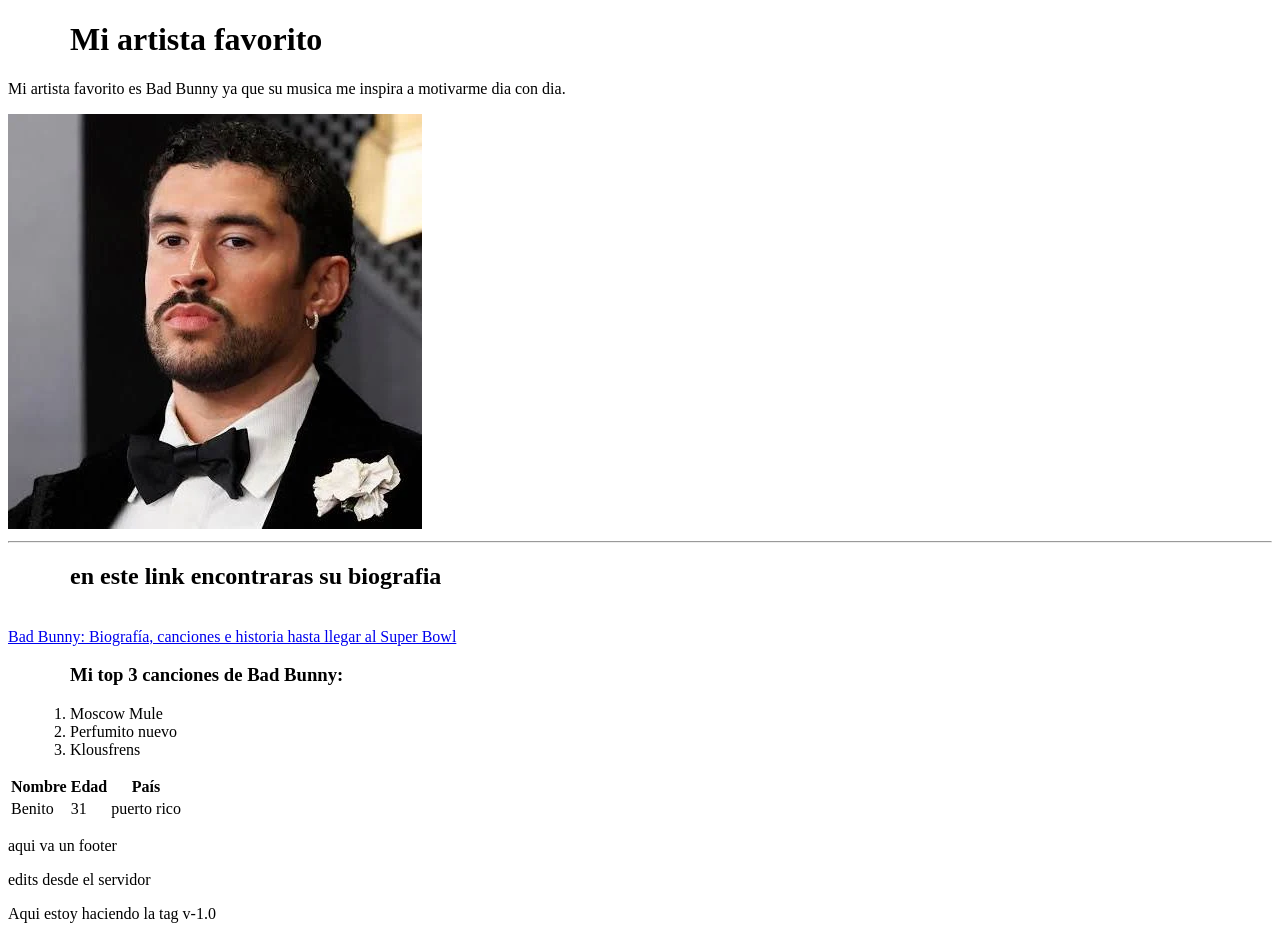
<file: index.html>
<!DOCTYPE html>
<html lang="en">
<head>
    <meta charset="UTF-8">
    <meta name="viewport" content="width=device-width, initial-scale=1.0">
    <link rel="stylesheet" href="css/bootstrap-grid.css">
    <link rel="stylesheet" href="js/bootstrap.bundle.js">
    <title>Actividad 1</title>
</head>
<body>
    <h1 class="container">Mi artista favorito</h1>
    <p>Mi artista favorito es Bad Bunny ya que su musica me inspira a motivarme dia con dia.</p>
    <img src="imagenes/Bad Bunny.jpg">
    <hr>
    <h2 class="container">en este link encontraras su biografia</h2>
    <br>
    <a href="https://www.vogue.mx/estilo-de-vida/articulo/bad-bunny-biografia-canciones-frases">Bad Bunny: Biografía, canciones e historia hasta llegar al Super Bowl</a>
    <h3 class="container">Mi top 3 canciones de Bad Bunny:</h3>
    <p class="container-lg">
        <ol class="container">
            <li>Moscow Mule</li>
            <li>Perfumito nuevo</li>
            <li>Klousfrens</li>
        </ol>
    </p>
<table>
  <thead>
    <tr>
      <th>Nombre</th>
      <th>Edad</th>
      <th>País</th>
    </tr>
  </thead>
  <tbody>
    <tr>
      <td>Benito</td>
      <td>31</td>
      <td>puerto rico</td>
    </tr>
  </tbody>
</table>
    <div>
        <p>aqui va un footer</p>
        <p>edits desde el servidor</p>
        <p>Aqui estoy haciendo la tag v-1.0</p>
    </div>
</body>
</html>
</file>
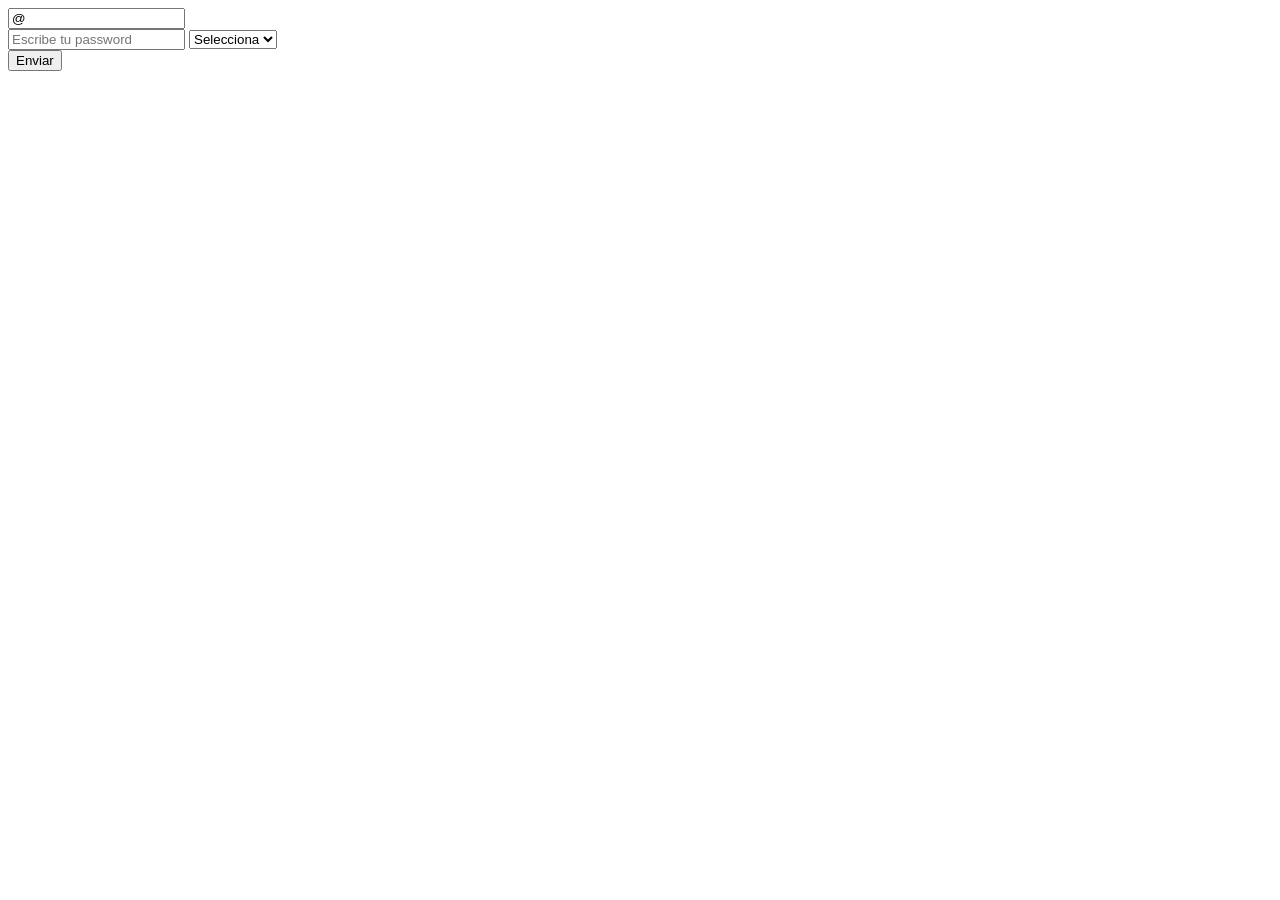
<file: forms.html>
<html>
 <head>
    <title>Formularios</title>
</head>
<body>
<form name="forma01" id="forma01"method="get"action="recibe.php">
<input type="text" name="user" id="user" value="@"/><br>
<input type="text" name="pass" id="pass" placeholder="Escribe tu password"/>
<select name="rol" id="rol">
<option value="0">Selecciona</option>
<option value="1">Gerente</option>
<option value="2">Ejecutivo</option>
</select>
</br>
<input type="submit" value="Enviar"/>
</form>
</body>
</html>
</file>
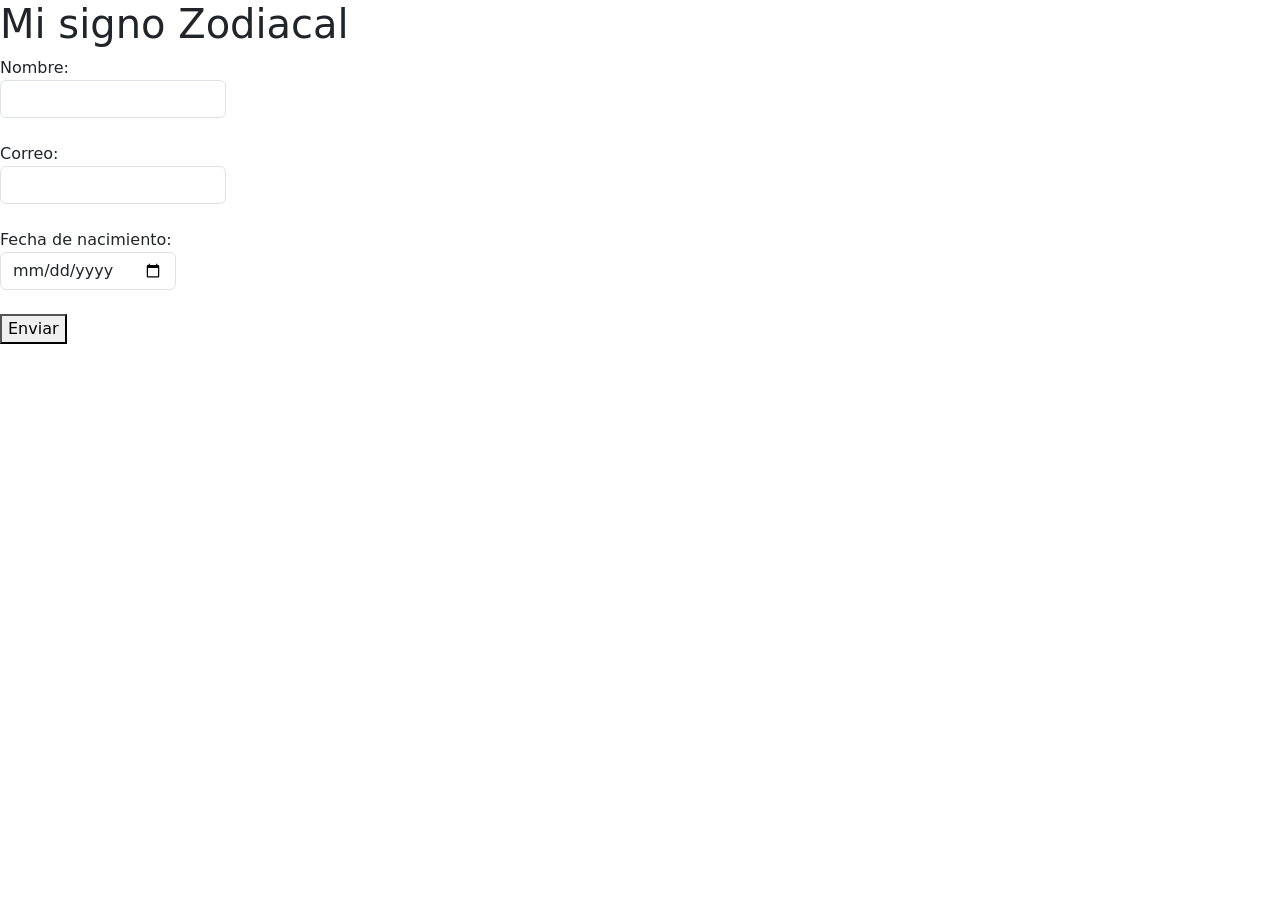
<file: horoscopo.html>
<!DOCTYPE html>
<html lang="en">
<head>
    <meta charset="UTF-8">
    <meta name="viewport" content="width=device-width, initial-scale=1.0">
    <link href="https://cdn.jsdelivr.net/npm/bootstrap@5.3.8/dist/css/bootstrap.min.css" rel="stylesheet" integrity="sha384-sRIl4kxILFvY47J16cr9ZwB07vP4J8+LH7qKQnuqkuIAvNWLzeN8tE5YBujZqJLB" crossorigin="anonymous">
    <title>Signo Zodiacal</title>
</head>

<body>
    <h1>Mi signo Zodiacal</h1>

    <form action="recibe_formulario.php" method="POST" >

        <div class="mb-3">
        <label for="Nombre" class="form-label">
            Nombre:
        <input type="text" id="Nombre" name="nombre" class="form-control" required>
        </label>
        </div>

        <div class="mb-3">
        <label for="Correo" class="form-label">
            Correo:
            <input type="email" id="Correo" name="correo" class="form-control" required>
        </label>
        </div>

        <div class="mb-3">
        <label for="Fecha_de_nacimiento" class="form-label">
            Fecha de nacimiento:
            <input type="date" name="fecha_de_nacimiento" class="form-control" required>
        </label>
        </div>

        <button type="submit">Enviar</button>

    </form>
    
    <script src="https://cdn.jsdelivr.net/npm/bootstrap@5.3.8/dist/js/bootstrap.bundle.min.js" integrity="sha384-FKyoEForCGlyvwx9Hj09JcYn3nv7wiPVlz7YYwJrWVcXK/BmnVDxM+D2scQbITxI" crossorigin="anonymous"></script>

</body>
</html>
</file>
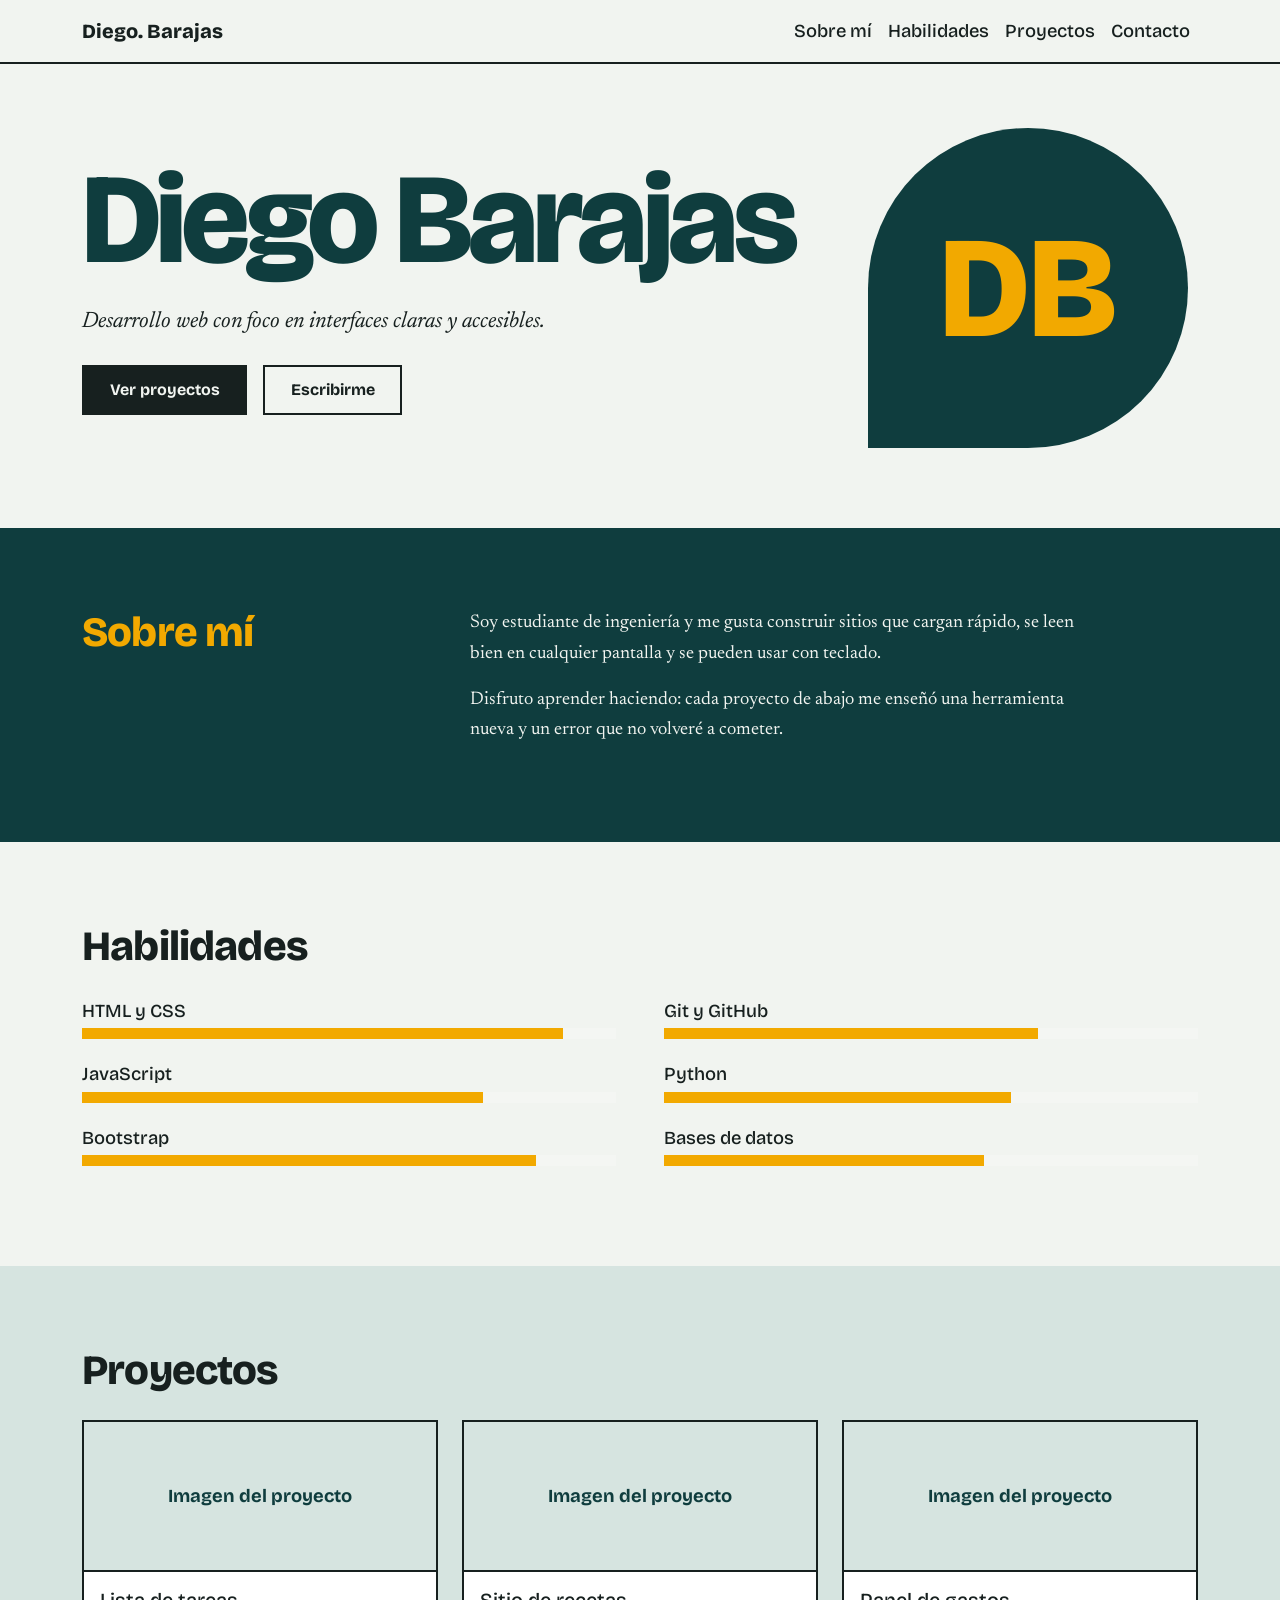
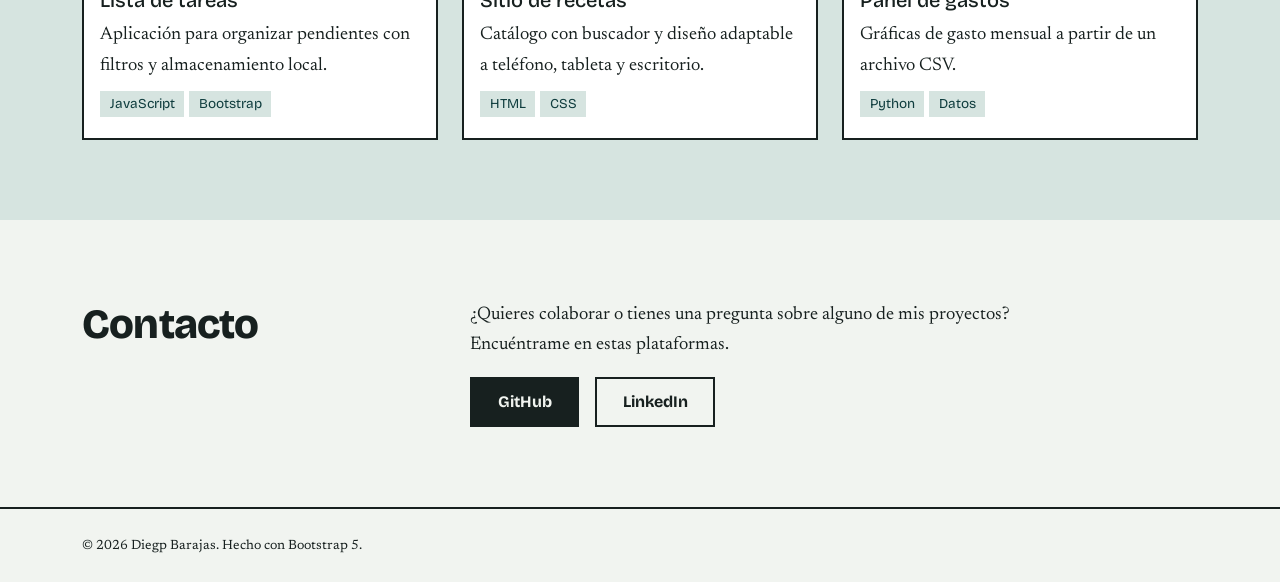
<file: PROYECTO 1.html>
<!DOCTYPE html>
<html lang="es">
<head>
  <meta charset="utf-8">
  <meta name="viewport" content="width=device-width, initial-scale=1">
  <title>Portafolio | Nombre Apellido</title>
  <meta name="description" content="Portafolio de desarrollo web: proyectos, habilidades y formas de contacto.">

  <!-- Bootstrap 5 -->
  <link href="https://cdn.jsdelivr.net/npm/bootstrap@5.3.3/dist/css/bootstrap.min.css" rel="stylesheet">
  <link rel="preconnect" href="https://fonts.googleapis.com">
  <link rel="preconnect" href="https://fonts.gstatic.com" crossorigin>
  <link href="https://fonts.googleapis.com/css2?family=Bricolage+Grotesque:wght@500;700;800&family=Newsreader:ital,wght@0,400;0,500;1,400&display=swap" rel="stylesheet">

  <style>
    :root {
      --paper: #f1f4f0;
      --ink: #17201f;
      --teal: #0f3d3e;
      --teal-soft: #d6e4e0;
      --marigold: #f2a900;
      --bs-body-bg: var(--paper);
      --bs-body-color: var(--ink);
      --bs-body-font-family: "Newsreader", Georgia, serif;
      --bs-body-font-size: 1.15rem;
      --bs-body-line-height: 1.65;
      --bs-link-color: var(--teal);
    }
    h1, h2, h3, h4, .navbar-brand, .btn, .nav-link {
      font-family: "Bricolage Grotesque", system-ui, sans-serif;
    }
    h2 { font-weight: 800; letter-spacing: -.02em; font-size: clamp(1.8rem, 4vw, 2.6rem); }
    section { padding: 5rem 0; }
    p { max-width: 62ch; }

    .navbar { background: var(--paper); border-bottom: 2px solid var(--ink); }
    .navbar-brand { font-weight: 800; color: var(--ink); }
    .nav-link { font-weight: 500; color: var(--ink); }
    .nav-link:hover, .nav-link:focus { color: var(--teal); text-decoration: underline; text-decoration-thickness: 3px; text-decoration-color: var(--marigold); text-underline-offset: 6px; }

    /* Hero: el nombre en tipografía enorme es el elemento memorable */
    .hero { padding: 4rem 0 5rem; }
    .hero h1 {
      font-weight: 800;
      font-size: clamp(3.2rem, 12vw, 8rem);
      line-height: .92;
      letter-spacing: -.04em;
      color: var(--teal);
      margin-bottom: 1.5rem;
    }
    .hero .role { font-size: 1.4rem; font-style: italic; }
    .monogram {
      aspect-ratio: 1;
      background: var(--teal);
      color: var(--marigold);
      display: grid;
      place-items: center;
      font-family: "Bricolage Grotesque", sans-serif;
      font-weight: 800;
      font-size: clamp(5rem, 14vw, 9rem);
      border-radius: 50% 50% 50% 0;
      max-width: 320px;
      margin-inline: auto;
    }

    .btn-main { background: var(--ink); color: var(--paper); border: 2px solid var(--ink); border-radius: 0; font-weight: 700; padding: .7rem 1.6rem; }
    .btn-main:hover, .btn-main:focus { background: var(--marigold); color: var(--ink); }
    .btn-line { border: 2px solid var(--ink); border-radius: 0; font-weight: 700; padding: .7rem 1.6rem; color: var(--ink); }
    .btn-line:hover, .btn-line:focus { background: var(--teal-soft); color: var(--ink); }
    :focus-visible { outline: 3px solid var(--marigold); outline-offset: 3px; }

    .band { background: var(--teal); color: var(--paper); }
    .band h2 { color: var(--marigold); }

    .skill { margin-bottom: 1.25rem; }
    .skill .progress { height: .7rem; border-radius: 0; background: rgba(255,255,255,.2); }
    .skill .progress-bar { background: var(--marigold); }
    .skill span { font-family: "Bricolage Grotesque", sans-serif; font-weight: 500; }

    .project { border: 2px solid var(--ink); border-radius: 0; background: #fff; height: 100%; transition: transform .15s; }
    .project:hover { transform: translate(-4px, -4px); box-shadow: 6px 6px 0 var(--ink); }
    .project .thumb { height: 150px; background: var(--teal-soft); display: grid; place-items: center; border-bottom: 2px solid var(--ink); font-family: "Bricolage Grotesque", sans-serif; font-weight: 700; color: var(--teal); }
    .tag { display: inline-block; background: var(--teal-soft); color: var(--teal); font-family: "Bricolage Grotesque", sans-serif; font-size: .85rem; padding: .1rem .6rem; margin: 0 .3rem .3rem 0; }

    footer { border-top: 2px solid var(--ink); padding: 1.5rem 0; font-size: .95rem; }

    @media (prefers-reduced-motion: reduce) { .project { transition: none; } .project:hover { transform: none; } }
  </style>
</head>
<body>

  <nav class="navbar navbar-expand-md sticky-top">
    <div class="container">
      <a class="navbar-brand" href="#inicio">Diego. Barajas</a>
      <button class="navbar-toggler" type="button" data-bs-toggle="collapse" data-bs-target="#menu" aria-controls="menu" aria-expanded="false" aria-label="Abrir menú">
        <span class="navbar-toggler-icon"></span>
      </button>
      <div class="collapse navbar-collapse" id="menu">
        <ul class="navbar-nav ms-auto">
          <li class="nav-item"><a class="nav-link" href="#sobre-mi">Sobre mí</a></li>
          <li class="nav-item"><a class="nav-link" href="#habilidades">Habilidades</a></li>
          <li class="nav-item"><a class="nav-link" href="#proyectos">Proyectos</a></li>
          <li class="nav-item"><a class="nav-link" href="#contacto">Contacto</a></li>
        </ul>
      </div>
    </div>
  </nav>

  <header id="inicio" class="hero">
    <div class="container">
      <div class="row align-items-center g-5">
        <div class="col-lg-8">
          <h1>Diego Barajas</h1>
          <p class="role">Desarrollo web con foco en interfaces claras y accesibles.</p>
          <div class="d-flex flex-wrap gap-3 mt-4">
            <a href="#proyectos" class="btn btn-main">Ver proyectos</a>
            <a href="#contacto" class="btn btn-line">Escribirme</a>
          </div>
        </div>
        <div class="col-lg-4">
          <div class="monogram" role="img" aria-label="Monograma con las iniciales NA">DB</div>
        </div>
      </div>
    </div>
  </header>

  <section id="sobre-mi" class="band">
    <div class="container">
      <div class="row g-5">
        <div class="col-md-4"><h2>Sobre mí</h2></div>
        <div class="col-md-8">
          <p>Soy estudiante de ingeniería y me gusta construir sitios que cargan rápido, se leen bien en cualquier pantalla y se pueden usar con teclado.</p>
          <p>Disfruto aprender haciendo: cada proyecto de abajo me enseñó una herramienta nueva y un error que no volveré a cometer.</p>
        </div>
      </div>
    </div>
  </section>

  <section id="habilidades">
    <div class="container">
      <h2 class="mb-4">Habilidades</h2>
      <div class="row g-5">
        <div class="col-md-6">
          <div class="skill"><span>HTML y CSS</span>
            <div class="progress" role="progressbar" aria-label="HTML y CSS" aria-valuenow="90" aria-valuemin="0" aria-valuemax="100"><div class="progress-bar" style="width:90%"></div></div></div>
          <div class="skill"><span>JavaScript</span>
            <div class="progress" role="progressbar" aria-label="JavaScript" aria-valuenow="75" aria-valuemin="0" aria-valuemax="100"><div class="progress-bar" style="width:75%"></div></div></div>
          <div class="skill"><span>Bootstrap</span>
            <div class="progress" role="progressbar" aria-label="Bootstrap" aria-valuenow="85" aria-valuemin="0" aria-valuemax="100"><div class="progress-bar" style="width:85%"></div></div></div>
        </div>
        <div class="col-md-6">
          <div class="skill"><span>Git y GitHub</span>
            <div class="progress" role="progressbar" aria-label="Git y GitHub" aria-valuenow="70" aria-valuemin="0" aria-valuemax="100"><div class="progress-bar" style="width:70%"></div></div></div>
          <div class="skill"><span>Python</span>
            <div class="progress" role="progressbar" aria-label="Python" aria-valuenow="65" aria-valuemin="0" aria-valuemax="100"><div class="progress-bar" style="width:65%"></div></div></div>
          <div class="skill"><span>Bases de datos</span>
            <div class="progress" role="progressbar" aria-label="Bases de datos" aria-valuenow="60" aria-valuemin="0" aria-valuemax="100"><div class="progress-bar" style="width:60%"></div></div></div>
        </div>
      </div>
    </div>
  </section>

  <section id="proyectos" style="background: var(--teal-soft);">
    <div class="container">
      <h2 class="mb-4">Proyectos</h2>
      <div class="row g-4">
        <div class="col-md-6 col-lg-4">
          <article class="project">
            <div class="thumb">Imagen del proyecto</div>
            <div class="p-3">
              <h3 class="h5">Lista de tareas</h3>
              <p class="mb-2">Aplicación para organizar pendientes con filtros y almacenamiento local.</p>
              <span class="tag">JavaScript</span><span class="tag">Bootstrap</span>
            </div>
          </article>
        </div>
        <div class="col-md-6 col-lg-4">
          <article class="project">
            <div class="thumb">Imagen del proyecto</div>
            <div class="p-3">
              <h3 class="h5">Sitio de recetas</h3>
              <p class="mb-2">Catálogo con buscador y diseño adaptable a teléfono, tableta y escritorio.</p>
              <span class="tag">HTML</span><span class="tag">CSS</span>
            </div>
          </article>
        </div>
        <div class="col-md-6 col-lg-4">
          <article class="project">
            <div class="thumb">Imagen del proyecto</div>
            <div class="p-3">
              <h3 class="h5">Panel de gastos</h3>
              <p class="mb-2">Gráficas de gasto mensual a partir de un archivo CSV.</p>
              <span class="tag">Python</span><span class="tag">Datos</span>
            </div>
          </article>
        </div>
      </div>
    </div>
  </section>

  <section id="contacto">
    <div class="container">
      <div class="row g-5">
        <div class="col-md-4"><h2>Contacto</h2></div>
        <div class="col-md-8">
          <p>¿Quieres colaborar o tienes una pregunta sobre alguno de mis proyectos? Encuéntrame en estas plataformas.</p>
          <div class="d-flex flex-wrap gap-3">
            <a href="#" class="btn btn-main">GitHub</a>
            <a href="#" class="btn btn-line">LinkedIn</a>
          </div>
        </div>
      </div>
    </div>
  </section>

  <footer>
    <div class="container">
      <small>© 2026 Diegp Barajas. Hecho con Bootstrap 5.</small>
    </div>
  </footer>

  <script src="https://cdn.jsdelivr.net/npm/bootstrap@5.3.3/dist/js/bootstrap.bundle.min.js"></script>
</body>
</html>
</file>
